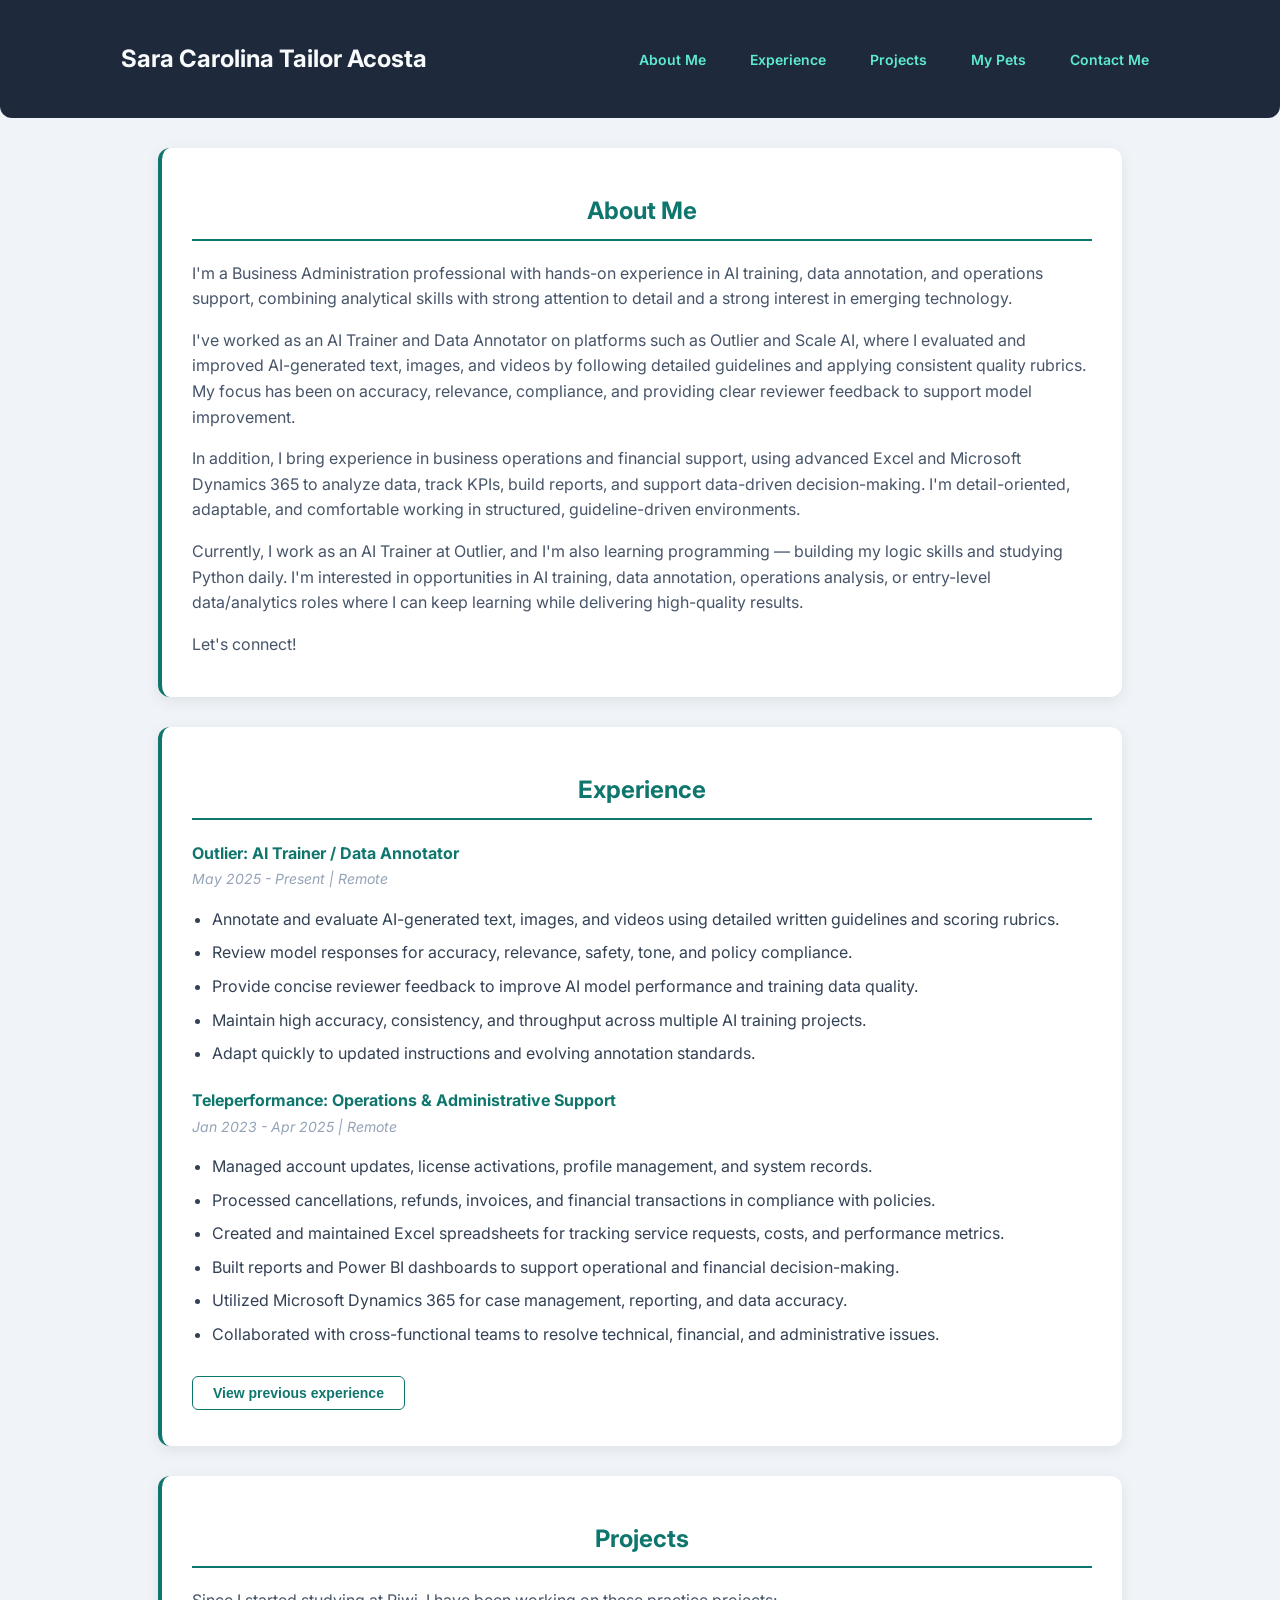
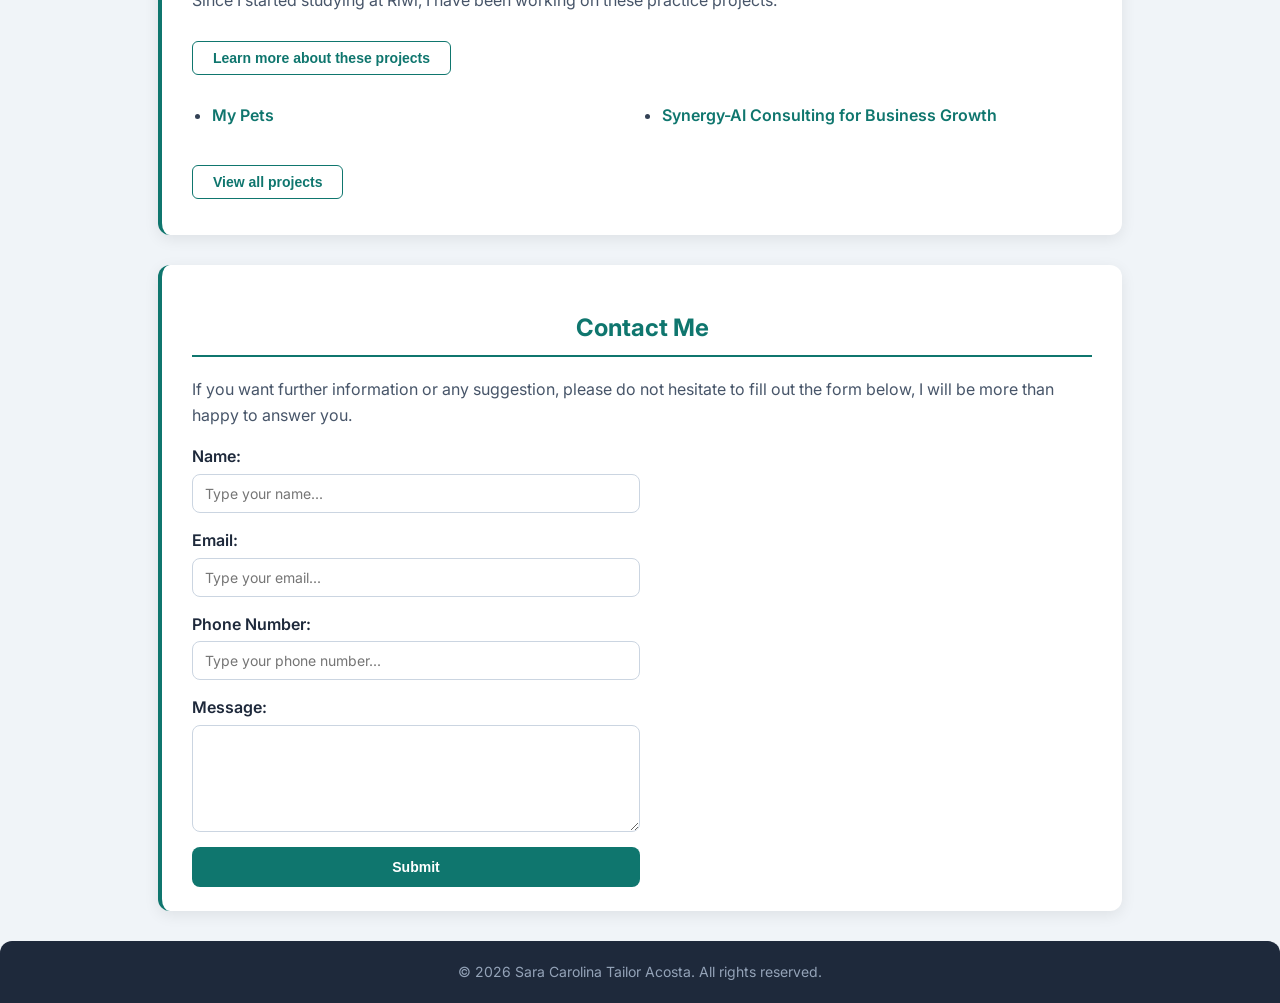
<file: index.html>
<!doctype html>
<html lang="en">
  <head>
    <meta charset="UTF-8" />
    <meta name="viewport" content="width=device-width, initial-scale=1.0" />
    <title>Personal Profile</title>
    <link rel="stylesheet" href="style.min.css" />
    <link rel="preconnect" href="https://fonts.googleapis.com" />
    <link rel="preconnect" href="https://fonts.gstatic.com" crossorigin />
    <link
      href="https://fonts.googleapis.com/css2?family=Inter:ital,opsz,wght@0,14..32,100..900;1,14..32,100..900&display=swap"
      rel="stylesheet"
    />
  </head>
  <body>
    <header>
      <h1>Sara Carolina Tailor Acosta</h1>
      <nav>
        <ul>
          <li><a href="#aboutme">About Me</a></li>
          <li><a href="#experience">Experience</a></li>
          <li><a href="#projects">Projects</a></li>
          <li><a href="mascotas.html">My Pets</a></li>
          <li><a href="#contactme">Contact Me</a></li>
        </ul>
      </nav>
    </header>

    <div id="welcome-msg"></div>

    <section id="aboutme">
      <h2>About Me</h2>
      <p>
        I'm a Business Administration professional with hands-on experience in
        AI training, data annotation, and operations support, combining
        analytical skills with strong attention to detail and a strong interest
        in emerging technology.
      </p>
      <p>
        I've worked as an AI Trainer and Data Annotator on platforms such as
        Outlier and Scale AI, where I evaluated and improved AI-generated text,
        images, and videos by following detailed guidelines and applying
        consistent quality rubrics. My focus has been on accuracy, relevance,
        compliance, and providing clear reviewer feedback to support model
        improvement.
      </p>
      <p>
        In addition, I bring experience in business operations and financial
        support, using advanced Excel and Microsoft Dynamics 365 to analyze
        data, track KPIs, build reports, and support data-driven
        decision-making. I'm detail-oriented, adaptable, and comfortable working
        in structured, guideline-driven environments.
      </p>
      <p>
        Currently, I work as an AI Trainer at Outlier, and I'm also learning
        programming — building my logic skills and studying Python daily. I'm
        interested in opportunities in AI training, data annotation, operations
        analysis, or entry-level data/analytics roles where I can keep learning
        while delivering high-quality results.
      </p>
      <p>Let's connect!</p>
    </section>

    <section id="experience">
      <h2>Experience</h2>

      <h4>Outlier: AI Trainer / Data Annotator</h4>
      <p class="job-date">May 2025 - Present | Remote</p>
      <ul>
        <li>
          Annotate and evaluate AI-generated text, images, and videos using
          detailed written guidelines and scoring rubrics.
        </li>
        <li>
          Review model responses for accuracy, relevance, safety, tone, and
          policy compliance.
        </li>
        <li>
          Provide concise reviewer feedback to improve AI model performance and
          training data quality.
        </li>
        <li>
          Maintain high accuracy, consistency, and throughput across multiple AI
          training projects.
        </li>
        <li>
          Adapt quickly to updated instructions and evolving annotation
          standards.
        </li>
      </ul>

      <h4>Teleperformance: Operations & Administrative Support</h4>
      <p class="job-date">Jan 2023 - Apr 2025 | Remote</p>
      <ul>
        <li>
          Managed account updates, license activations, profile management, and
          system records.
        </li>
        <li>
          Processed cancellations, refunds, invoices, and financial transactions
          in compliance with policies.
        </li>
        <li>
          Created and maintained Excel spreadsheets for tracking service
          requests, costs, and performance metrics.
        </li>
        <li>
          Built reports and Power BI dashboards to support operational and
          financial decision-making.
        </li>
        <li>
          Utilized Microsoft Dynamics 365 for case management, reporting, and
          data accuracy.
        </li>
        <li>
          Collaborated with cross-functional teams to resolve technical,
          financial, and administrative issues.
        </li>
      </ul>

      <div id="previous-experience" class="hidden">
        <h4>Majorel Colombia - Entry Level Case Manager</h4>
        <p class="job-date">Jan 2022 - Nov 2022 | Hybrid</p>
        <ul>
          <li>
            Resolved billing, payment, and account-related cases following
            financial and compliance guidelines.
          </li>
          <li>
            Reviewed disputes, refunds, and payment discrepancies with high
            accuracy.
          </li>
          <li>
            Maintained KPIs by resolving high-volume cases efficiently and
            within service-level targets.
          </li>
          <li>
            Analyzed recurring issues and escalated insights to improve
            processes.
          </li>
        </ul>

        <h4>Red Motors - Administrative Assistant</h4>
        <p class="job-date">Jan 2019 - Jan 2020 | On site</p>
        <ul>
          <li>
            Managed accounts payable and receivable, invoicing, and transaction
            reconciliation.
          </li>
          <li>
            Assisted with budget tracking, expense reporting, and cash flow
            support.
          </li>
          <li>
            Provided administrative and customer support related to financial
            operations.
          </li>
        </ul>
      </div>

      <button id="toggle-experience-btn" class="btn-secondary" type="button">
        View previous experience
      </button>
    </section>

    <section id="projects">
      <h2>Projects</h2>

      <p id="projects-description">
        Since I started studying at Riwi, I have been working on these practice
        projects:
      </p>
      <button id="toggle-description-btn" class="btn-secondary" type="button">
        Learn more about these projects
      </button>

      <ul>
        <li><a href="mascotas.html">My Pets</a></li>
        <li>
          <a href="https://github.com/SaraTailorA/Synergy-AI" target="_blank">
            Synergy-AI Consulting for Business Growth
          </a>
        </li>
        <li class="hidden extra-project">
          <a href="https://github.com/SaraTailorA/final_test" target="_blank">
            Students Registration System
          </a>
        </li>
        <li class="hidden extra-project">
          <a
            href="https://github.com/SaraTailorA/RegistroDeInventario"
            target="_blank"
          >
            Inventory Management System
          </a>
        </li>
      </ul>

      <button id="toggle-projects-btn" class="btn-secondary" type="button">
        View all projects
      </button>
    </section>

    <section id="contactme">
      <h2>Contact Me</h2>
      <p>
        If you want further information or any suggestion, please do not
        hesitate to fill out the form below, I will be more than happy to answer
        you.
      </p>
      <form>
        <label for="name">Name:</label>
        <input type="text" id="name" placeholder="Type your name..." />

        <label for="email">Email:</label>
        <input type="email" id="email" placeholder="Type your email..." />

        <label for="phone">Phone Number:</label>
        <input
          type="number"
          id="phone"
          placeholder="Type your phone number..."
        />

        <label for="message">Message:</label>
        <textarea id="message" rows="5"></textarea>

        <button type="submit">Submit</button>
      </form>
    </section>

    <footer>
      <p>© 2026 Sara Carolina Tailor Acosta. All rights reserved.</p>
    </footer>

    <script src="script.js"></script>
  </body>
</html>
</file>
<file: style.min.css>
body,nav ul{padding:0;margin:0}nav a,section a{text-decoration:none;font-weight:600}#projects ul,.gallery{display:grid;gap:1.25rem}.gallery,section{border-left:4px solid var(--color-primary)}form,header,nav ul{display:flex}h1,h3,label{color:var(--color-dark)}.btn-secondary:hover,button[type=submit]{background-color:var(--color-primary);color:var(--color-white)}#welcome-msg,section a:hover{color:var(--color-primary-dark)}#welcome-msg,.btn-secondary,label,nav a,section a{font-weight:600}#welcome-msg,footer,h1,h2,h3{text-align:center}footer,header{padding:1.25rem;background-color:var(--color-dark)}body,footer p,h1,nav ul{margin:0}:root{--color-primary:#0F766E;--color-primary-dark:#134E4A;--color-primary-light:#5EEAD4;--color-primary-bg:#F0FDFA;--color-dark:#1E293B;--color-text:#334155;--color-text-light:#475569;--color-muted:#94A3B8;--color-border:#CBD5E1;--color-border-light:#E2E8F0;--color-bg:#F0F4F8;--color-card:#F8FAFC;--color-white:#FFFFFF;--font-family:'Inter','Segoe UI',Tahoma,Geneva,Verdana,sans-serif;--font-size-base:1rem;--font-size-sm:0.875rem;--font-size-lg:1.125rem;--font-size-xl:1.5rem;--font-size-2xl:2rem;--radius:12px;--shadow:0 4px 15px #00000014;--shadow-hover:0 6px 20px #0000001f;--transition:0.3s ease}body{font-family:var(--font-family);font-size:var(--font-size-base);line-height:1.6;background-color:var(--color-bg);color:var(--color-text)}h1{padding:1.25rem 0;font-size:var(--font-size-2xl)}h2,header h1{font-size:var(--font-size-xl)}h2{color:var(--color-primary);border-bottom:2px solid var(--color-primary);padding-bottom:.5rem}h3{font-size:var(--font-size-lg)}#welcome-msg,label,p,section ul li{font-size:var(--font-size-base)}p{color:var(--color-text-light)}header{margin-bottom:1.875rem;border-radius:0 0 var(--radius) var(--radius);align-items:center;justify-content:space-around;position:sticky;top:0;z-index:1000}header h1{color:var(--color-card)}nav ul{list-style:none;justify-content:center;gap:1.5rem}nav a{color:var(--color-primary-light);padding:.3rem .625rem;border-radius:5px;transition:all var(--transition);font-size:var(--font-size-sm)}.btn-secondary,section a,section h4{color:var(--color-primary)}nav a:hover{color:var(--color-primary-bg);background-color:var(--color-primary)}section{margin:0 auto 1.875rem;max-width:56.25rem;padding:1.5rem 1.875rem;background:var(--color-white);border-radius:var(--radius);box-shadow:var(--shadow)}section a{transition:color var(--transition)}section a:hover{text-decoration:underline}section ul{padding-left:1.25rem}section ul li{margin-bottom:.5rem}section h4{margin-bottom:.125rem}#projects ul{grid-template-columns:repeat(2,1fr)}.gallery{grid-template-columns:repeat(3,1fr)}.pet-card{border:1px solid var(--color-border-light);padding:1.25rem;border-radius:var(--radius);background-color:var(--color-card);transition:transform .2s}.pet-card:hover{transform:translateY(-3px);box-shadow:var(--shadow-hover)}.pet-card img{width:100%;max-width:100%;height:auto;aspect-ratio:1/1;object-fit:cover;border-radius:var(--radius);box-shadow:0 4px 12px #00000026;display:block;margin:.625rem auto .9375rem}form{flex-direction:column;max-width:28rem}label{margin-bottom:.25rem}input,textarea{margin-bottom:.9375rem;padding:.625rem .75rem;border-radius:8px;border:1px solid var(--color-border);font-family:inherit;font-size:var(--font-size-sm);transition:border-color var(--transition)}input:focus,textarea:focus{outline:0;border-color:var(--color-primary);box-shadow:0 0 0 3px #0f766E26}button[type=submit]{padding:.75rem 1.5rem;border-radius:8px;border:none;font-weight:600;font-size:var(--font-size-sm);cursor:pointer;transition:background-color var(--transition)}button[type=submit]:hover{background-color:var(--color-primary-dark)}.btn-secondary{padding:.5rem 1.25rem;border-radius:6px;border:1px solid var(--color-primary);background-color:transparent;font-size:var(--font-size-sm);cursor:pointer;transition:all var(--transition);margin:.75rem 0;display:inline-block}.job-date,footer p{color:var(--color-muted);font-size:var(--font-size-sm)}#welcome-msg,.hidden{display:none}#welcome-msg{background-color:var(--color-primary-bg);border:1px solid var(--color-primary);padding:1rem 1.5rem;border-radius:var(--radius);max-width:56.25rem;margin:0 auto 1.25rem}.job-date{font-style:italic;margin:.125rem 0 .625rem}footer{margin-top:1.875rem;border-radius:var(--radius) var(--radius) 0 0}@media (max-width:1024px){#projects ul{grid-template-columns:repeat(2,1fr)}.gallery{grid-template-columns:repeat(3,1fr)}section{margin:0 1rem 1.5rem;padding:1.25rem 1.5rem}}@media (max-width:600px){h2,header h1{font-size:1.25rem}header{flex-direction:column;text-align:center;padding:1rem}header h1{margin-bottom:.75rem}nav ul{flex-direction:column;align-items:center;gap:.75rem}#projects ul{grid-template-columns:1fr}.gallery{grid-template-columns:repeat(2,1fr);gap:.75rem}section{margin:0 .75rem 1.25rem;padding:1rem}form{max-width:100%}}
</file>
